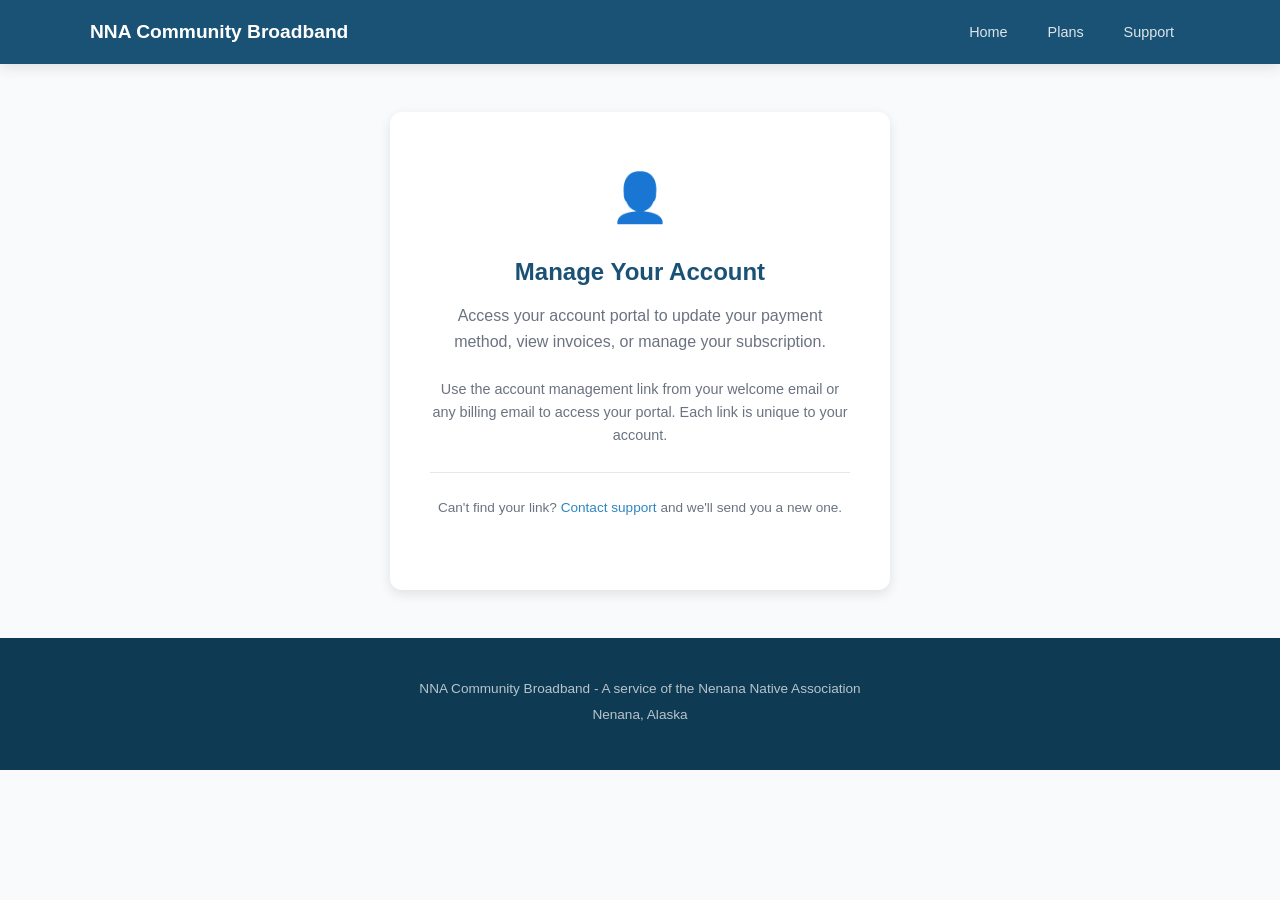
<file: docs/account.html>
<!DOCTYPE html>
<html lang="en">
<head>
  <meta charset="UTF-8">
  <meta name="viewport" content="width=device-width, initial-scale=1.0">
  <title>My Account - NNA Community Broadband</title>
  <link rel="stylesheet" href="css/style.css">
</head>
<body>
  <header class="site-header">
    <nav class="nav-container">
      <a href="index.html" class="nav-brand">NNA Community Broadband</a>
      <ul class="nav-links">
        <li><a href="index.html">Home</a></li>
        <li><a href="index.html#plans">Plans</a></li>
        <li><a href="support.html">Support</a></li>
      </ul>
    </nav>
  </header>

  <div class="page-message">
    <div class="message-card">
      <div class="icon" style="color: #1a5276;">&#128100;</div>
      <h2>Manage Your Account</h2>
      <p>Access your account portal to update your payment method, view invoices, or manage your subscription.</p>
      <p style="font-size: 0.9rem; color: #6b7280;">Use the account management link from your welcome email or any billing email to access your portal. Each link is unique to your account.</p>
      <div style="margin-top: 24px; padding-top: 24px; border-top: 1px solid #e5e7eb;">
        <p style="font-size: 0.85rem; color: #6b7280;">Can't find your link? <a href="support.html">Contact support</a> and we'll send you a new one.</p>
      </div>
    </div>
  </div>

  <footer class="site-footer">
    <div class="footer-content">
      <div class="footer-info">
        <p>NNA Community Broadband - A service of the Nenana Native Association</p>
        <p>Nenana, Alaska</p>
      </div>
    </div>
  </footer>
</body>
</html>
</file>
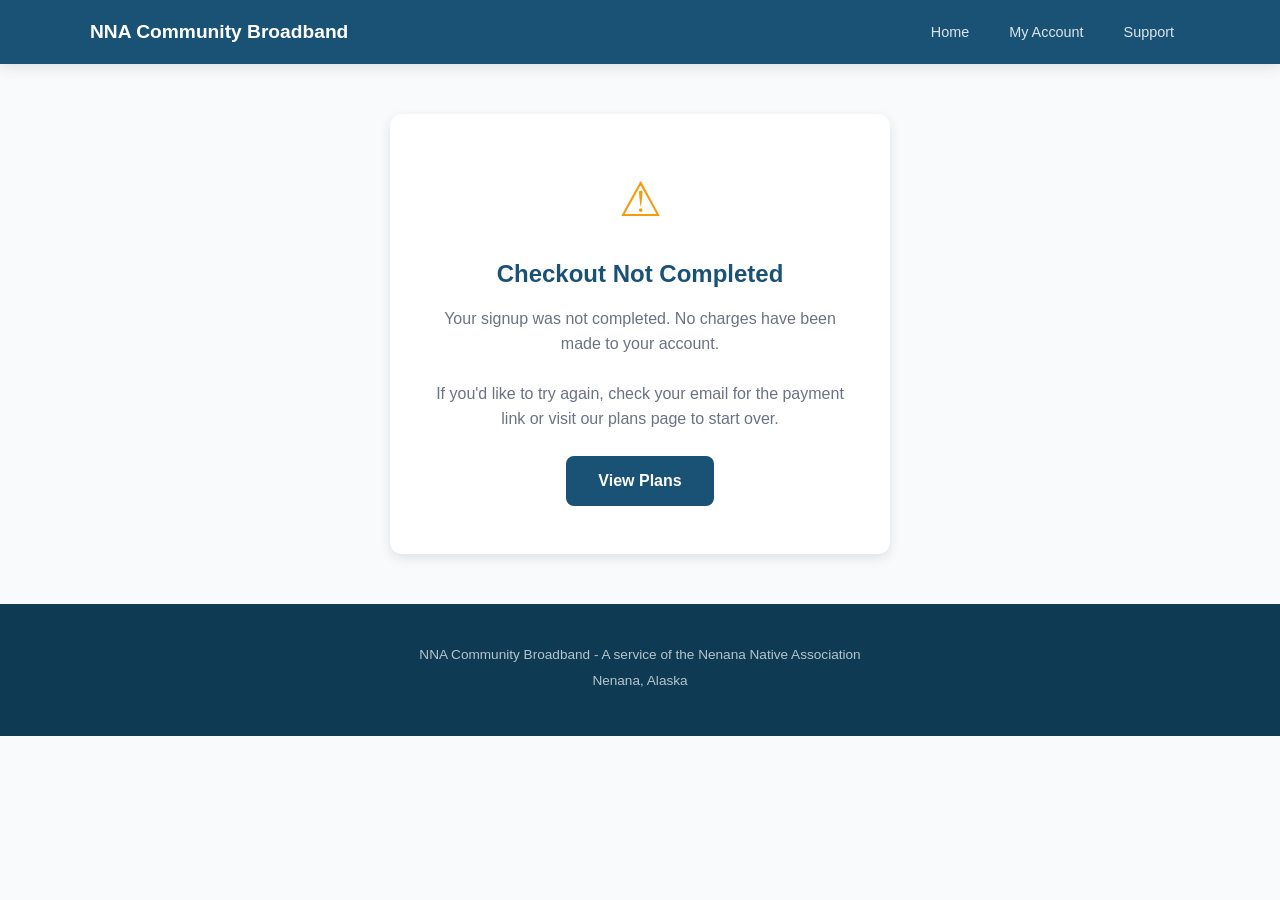
<file: docs/cancel.html>
<!DOCTYPE html>
<html lang="en">
<head>
  <meta charset="UTF-8">
  <meta name="viewport" content="width=device-width, initial-scale=1.0">
  <title>Checkout Cancelled - NNA Community Broadband</title>
  <link rel="stylesheet" href="css/style.css">
</head>
<body>
  <header class="site-header">
    <nav class="nav-container">
      <a href="index.html" class="nav-brand">NNA Community Broadband</a>
      <ul class="nav-links">
        <li><a href="index.html">Home</a></li>
        <li><a href="account.html">My Account</a></li>
        <li><a href="support.html">Support</a></li>
      </ul>
    </nav>
  </header>

  <div class="page-message">
    <div class="message-card">
      <div class="icon" style="color: #f39c12;">&#9888;</div>
      <h2>Checkout Not Completed</h2>
      <p>Your signup was not completed. No charges have been made to your account.</p>
      <p>If you'd like to try again, check your email for the payment link or visit our plans page to start over.</p>
      <a href="index.html#plans" class="btn">View Plans</a>
    </div>
  </div>

  <footer class="site-footer">
    <div class="footer-content">
      <div class="footer-info">
        <p>NNA Community Broadband - A service of the Nenana Native Association</p>
        <p>Nenana, Alaska</p>
      </div>
    </div>
  </footer>
</body>
</html>
</file>
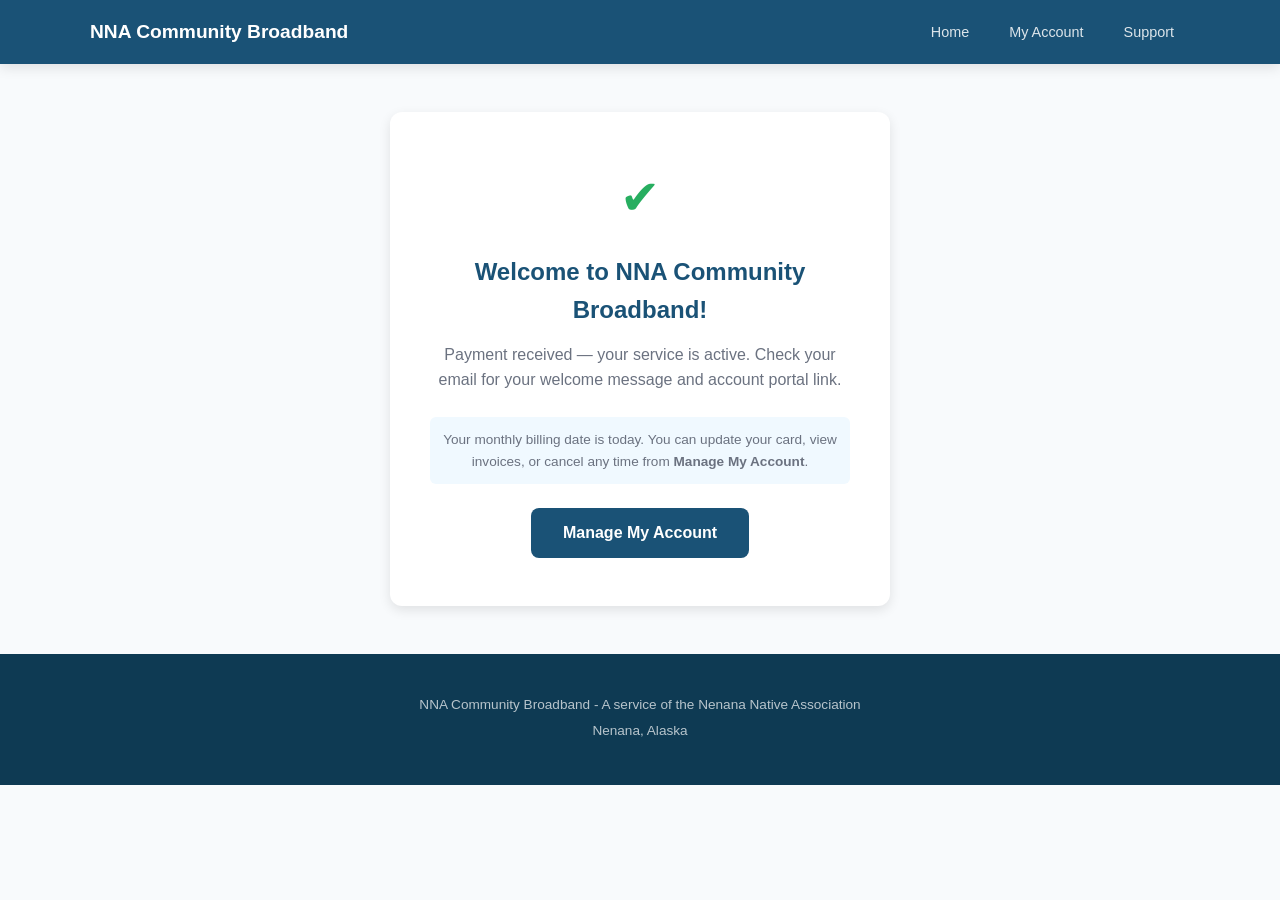
<file: docs/success.html>
<!DOCTYPE html>
<html lang="en">
<head>
  <meta charset="UTF-8">
  <meta name="viewport" content="width=device-width, initial-scale=1.0">
  <title>Signup Complete - NNA Community Broadband</title>
  <link rel="stylesheet" href="css/style.css">
</head>
<body>
  <header class="site-header">
    <nav class="nav-container">
      <a href="index.html" class="nav-brand">NNA Community Broadband</a>
      <ul class="nav-links">
        <li><a href="index.html">Home</a></li>
        <li><a href="account.html">My Account</a></li>
        <li><a href="support.html">Support</a></li>
      </ul>
    </nav>
  </header>

  <div class="page-message">
    <div class="message-card">
      <div class="icon" style="color: #27ae60;">&#10004;</div>
      <h2>Welcome to NNA Community Broadband!</h2>
      <p>Payment received &mdash; your service is active. Check your email for your welcome message and account portal link.</p>
      <p style="font-size: 0.85rem; color: #6b7280; margin-top: 16px; padding: 12px; background: #f0f9ff; border-radius: 6px;">Your monthly billing date is today. You can update your card, view invoices, or cancel any time from <strong>Manage My Account</strong>.</p>
      <a href="account.html" class="btn">Manage My Account</a>
    </div>
  </div>

  <footer class="site-footer">
    <div class="footer-content">
      <div class="footer-info">
        <p>NNA Community Broadband - A service of the Nenana Native Association</p>
        <p>Nenana, Alaska</p>
      </div>
    </div>
  </footer>
</body>
</html>
</file>
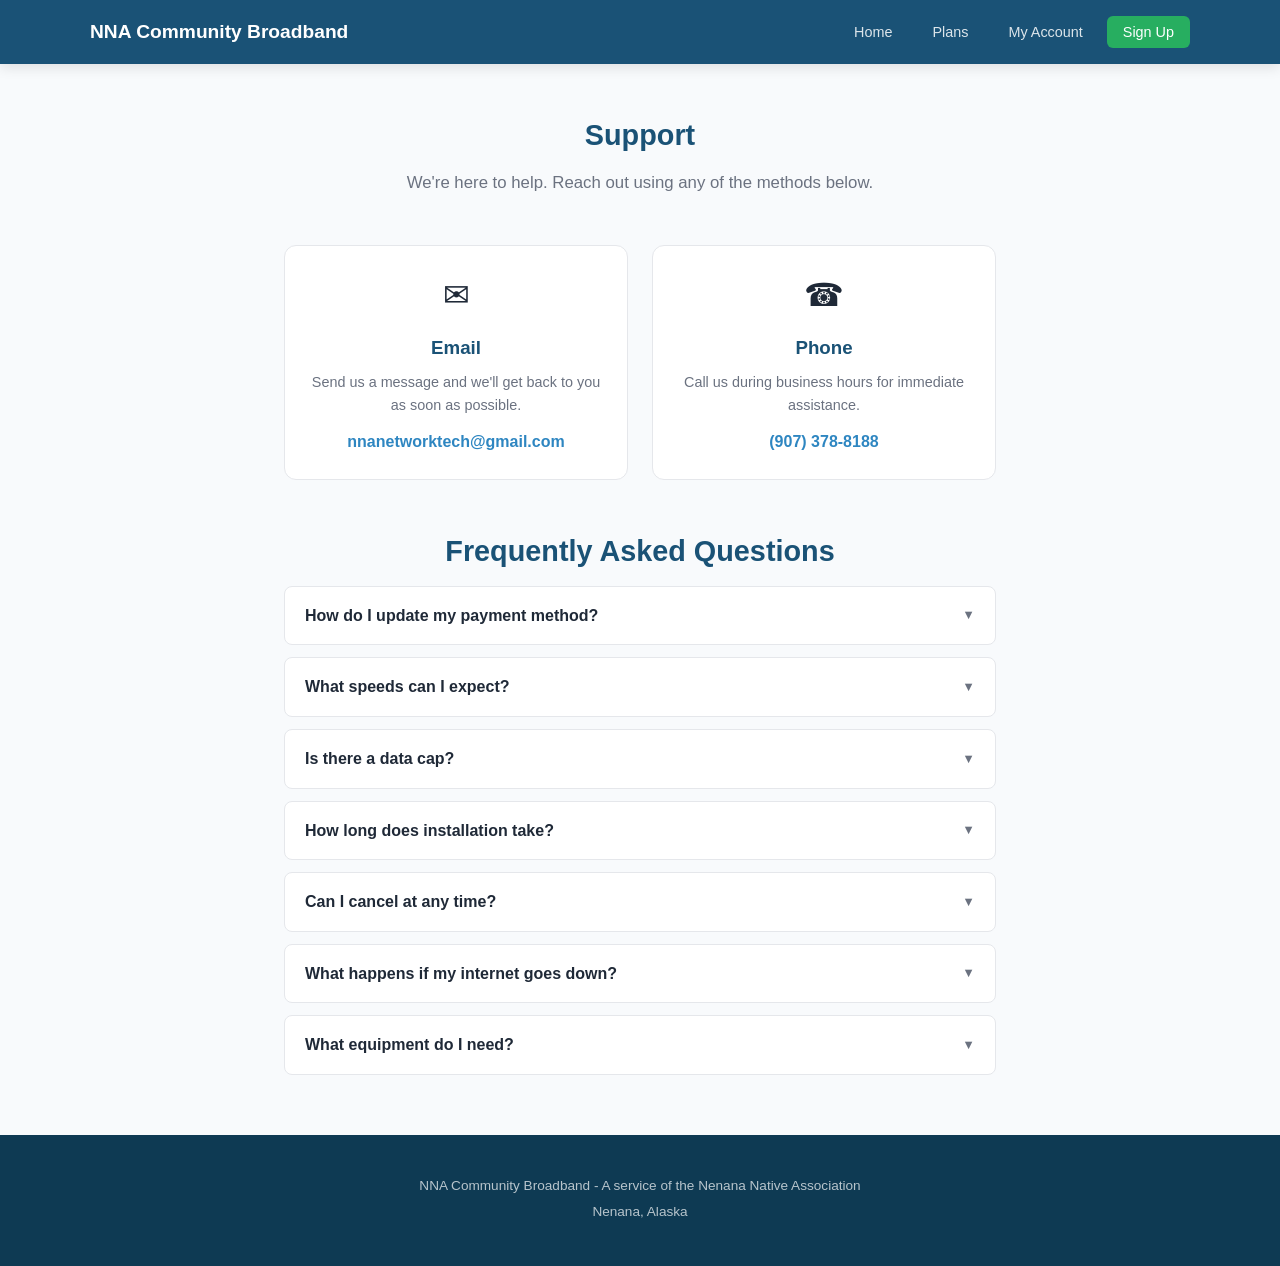
<file: docs/support.html>
<!DOCTYPE html>
<html lang="en">
<head>
  <meta charset="UTF-8">
  <meta name="viewport" content="width=device-width, initial-scale=1.0">
  <title>Support - NNA Community Broadband</title>
  <link rel="stylesheet" href="css/style.css">
  <style>
    .support-content {
      max-width: 760px;
      margin: 0 auto;
      padding: 48px 24px;
    }
    .support-cards {
      display: grid;
      grid-template-columns: 1fr 1fr;
      gap: 24px;
      margin: 32px 0;
    }
    @media (max-width: 600px) {
      .support-cards {
        grid-template-columns: 1fr;
      }
    }
    .support-card {
      background: var(--color-white);
      border: 1px solid var(--color-border);
      border-radius: var(--radius-lg);
      padding: 24px;
      text-align: center;
    }
    .support-card .icon {
      font-size: 2rem;
      margin-bottom: 12px;
    }
    .support-card h3 {
      color: var(--color-primary);
      margin-bottom: 8px;
    }
    .support-card p {
      color: var(--color-text-light);
      font-size: 0.9rem;
      margin-bottom: 12px;
    }
    .support-card a {
      font-weight: 600;
    }
    .faq-section {
      margin-top: 48px;
    }
    .faq-item {
      background: var(--color-white);
      border: 1px solid var(--color-border);
      border-radius: var(--radius);
      margin-bottom: 12px;
      overflow: hidden;
    }
    .faq-question {
      padding: 16px 20px;
      font-weight: 600;
      cursor: pointer;
      display: flex;
      justify-content: space-between;
      align-items: center;
      user-select: none;
    }
    .faq-question:hover {
      background-color: #f8fafc;
    }
    .faq-arrow {
      transition: transform 0.2s;
      font-size: 0.8rem;
      color: var(--color-text-light);
    }
    .faq-item.open .faq-arrow {
      transform: rotate(180deg);
    }
    .faq-answer {
      display: none;
      padding: 0 20px 16px;
      color: var(--color-text-light);
      line-height: 1.6;
    }
    .faq-item.open .faq-answer {
      display: block;
    }
  </style>
</head>
<body>
  <header class="site-header">
    <nav class="nav-container">
      <a href="index.html" class="nav-brand">NNA Community Broadband</a>
      <button class="nav-toggle" aria-label="Toggle navigation" onclick="document.querySelector('.nav-links').classList.toggle('open')">&#9776;</button>
      <ul class="nav-links">
        <li><a href="index.html">Home</a></li>
        <li><a href="index.html#plans">Plans</a></li>
        <li><a href="account.html">My Account</a></li>
        <li><a href="index.html#signup" class="nav-cta">Sign Up</a></li>
      </ul>
    </nav>
  </header>

  <div class="support-content">
    <h1 class="section-title">Support</h1>
    <p class="section-subtitle">We're here to help. Reach out using any of the methods below.</p>

    <div class="support-cards">
      <div class="support-card">
        <div class="icon">&#9993;</div>
        <h3>Email</h3>
        <p>Send us a message and we'll get back to you as soon as possible.</p>
        <a href="mailto:nnanetworktech@gmail.com">nnanetworktech@gmail.com</a>
      </div>
      <div class="support-card">
        <div class="icon">&#9742;</div>
        <h3>Phone</h3>
        <p>Call us during business hours for immediate assistance.</p>
        <a href="tel:+19073788188">(907) 378-8188</a>
      </div>
    </div>

    <div class="faq-section">
      <h2 class="section-title">Frequently Asked Questions</h2>

      <div class="faq-item">
        <div class="faq-question" onclick="this.parentElement.classList.toggle('open')">
          How do I update my payment method?
          <span class="faq-arrow">&#9660;</span>
        </div>
        <div class="faq-answer">
          Use the account management link from any of your billing emails to access your account portal. From there you can update your credit card, view invoices, and manage your subscription. If you can't find the link, contact us and we'll send you a new one.
        </div>
      </div>

      <div class="faq-item">
        <div class="faq-question" onclick="this.parentElement.classList.toggle('open')">
          What speeds can I expect?
          <span class="faq-arrow">&#9660;</span>
        </div>
        <div class="faq-answer">
          Speeds depend on your plan and location. Our residential plans offer up to 50 Mbps or 100 Mbps download, and our business plan offers 100 Mbps symmetric. Actual speeds may vary based on distance from the tower, weather conditions, and network usage.
        </div>
      </div>

      <div class="faq-item">
        <div class="faq-question" onclick="this.parentElement.classList.toggle('open')">
          Is there a data cap?
          <span class="faq-arrow">&#9660;</span>
        </div>
        <div class="faq-answer">
          No. All of our plans include unlimited data with no caps or throttling.
        </div>
      </div>

      <div class="faq-item">
        <div class="faq-question" onclick="this.parentElement.classList.toggle('open')">
          How long does installation take?
          <span class="faq-arrow">&#9660;</span>
        </div>
        <div class="faq-answer">
          A typical installation takes 1-2 hours. This includes mounting the outdoor antenna, running cabling, and setting up your indoor equipment. We'll schedule a time that works for you after you sign up.
        </div>
      </div>

      <div class="faq-item">
        <div class="faq-question" onclick="this.parentElement.classList.toggle('open')">
          Can I cancel at any time?
          <span class="faq-arrow">&#9660;</span>
        </div>
        <div class="faq-answer">
          Yes. There are no contracts or early termination fees. You can cancel through your account portal or by contacting us. Service continues through the end of your current billing period.
        </div>
      </div>

      <div class="faq-item">
        <div class="faq-question" onclick="this.parentElement.classList.toggle('open')">
          What happens if my internet goes down?
          <span class="faq-arrow">&#9660;</span>
        </div>
        <div class="faq-answer">
          First, try restarting your indoor equipment (unplug for 30 seconds, then plug back in). If the issue persists, contact us by phone or email and we'll troubleshoot the problem. If it's a network-wide issue, we're likely already aware and working on it.
        </div>
      </div>

      <div class="faq-item">
        <div class="faq-question" onclick="this.parentElement.classList.toggle('open')">
          What equipment do I need?
          <span class="faq-arrow">&#9660;</span>
        </div>
        <div class="faq-answer">
          We provide all the necessary equipment as part of your service, including the outdoor antenna and indoor router. You don't need to purchase anything. Equipment remains the property of NNA Community Broadband and should be returned if you cancel service.
        </div>
      </div>

    </div>
  </div>

  <footer class="site-footer">
    <div class="footer-content">
      <div class="footer-info">
        <p>NNA Community Broadband - A service of the Nenana Native Association</p>
        <p>Nenana, Alaska</p>
      </div>
    </div>
  </footer>
</body>
</html>
</file>
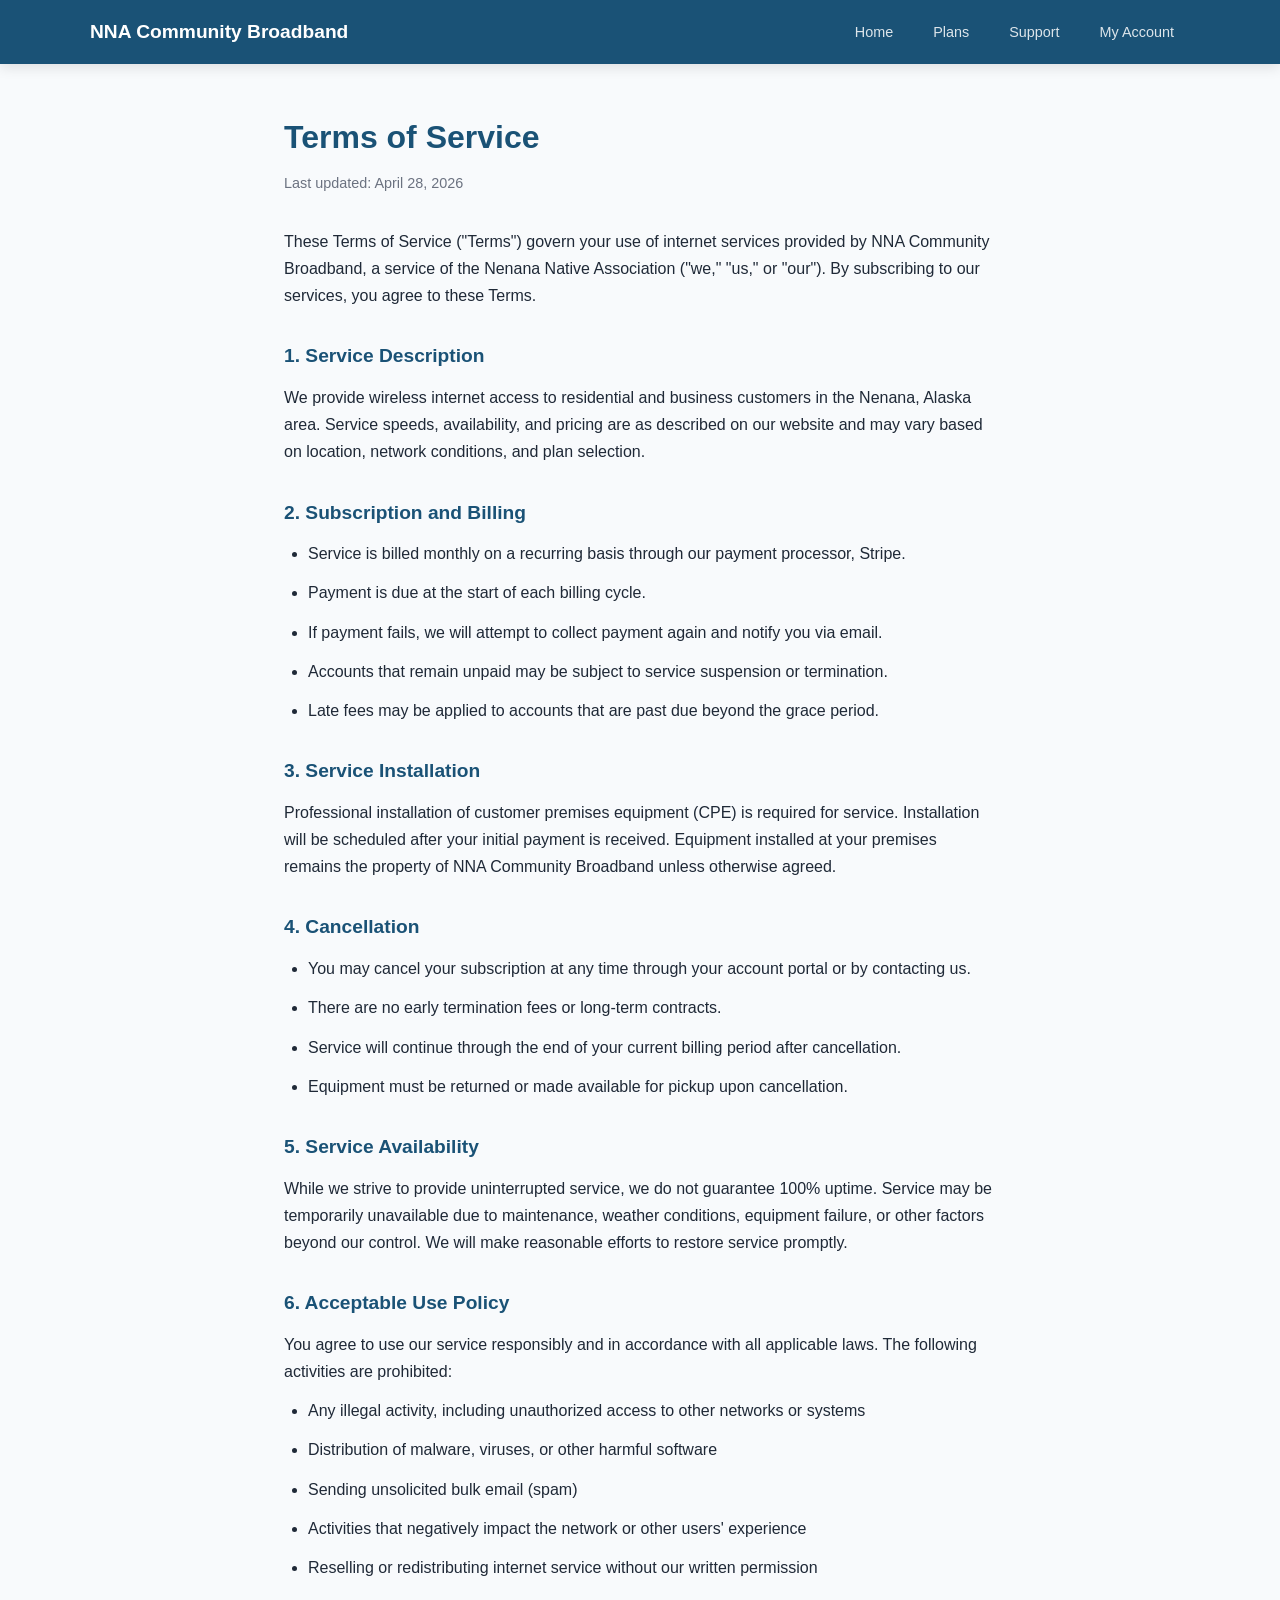
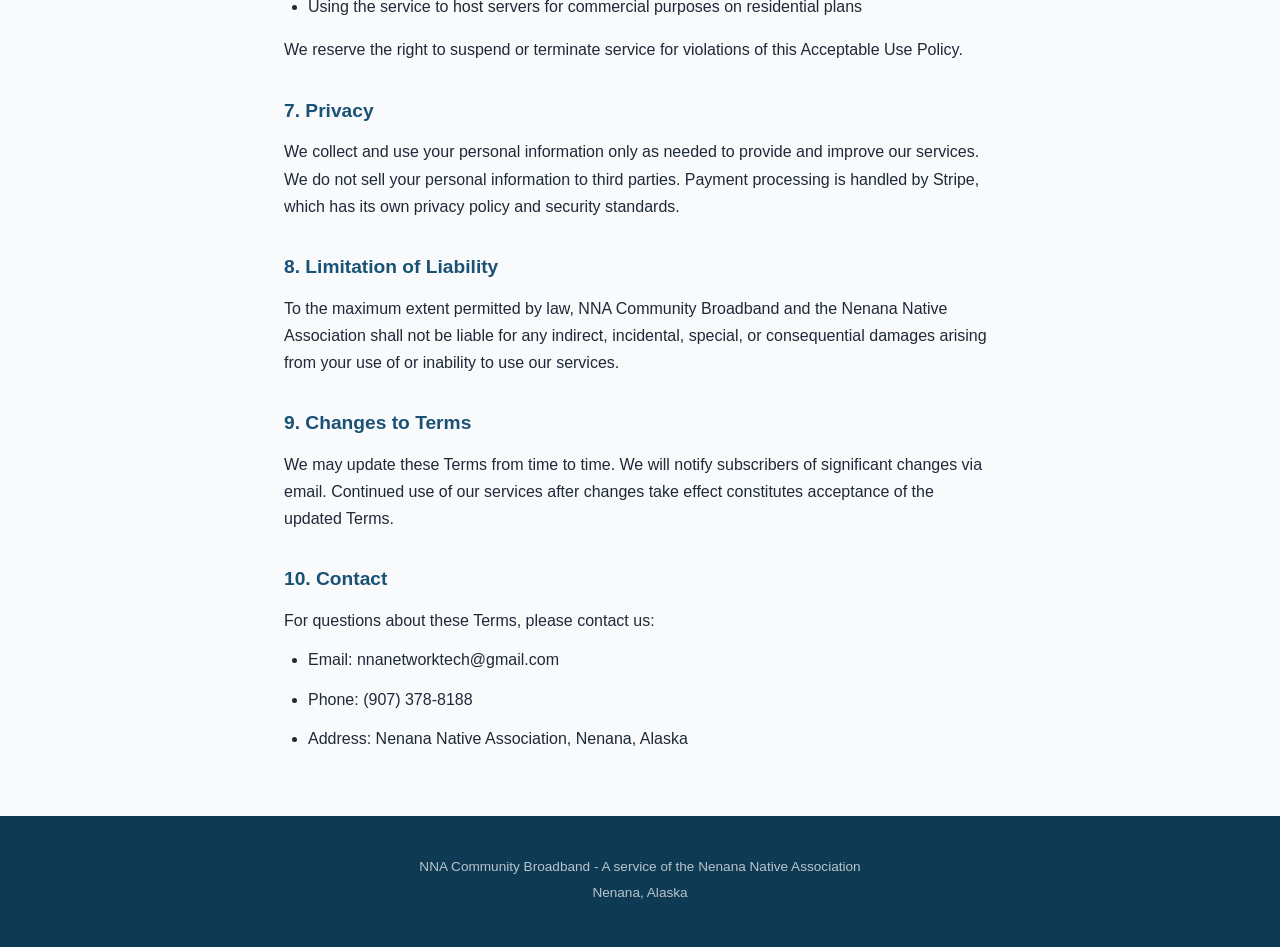
<file: docs/tos.html>
<!DOCTYPE html>
<html lang="en">
<head>
  <meta charset="UTF-8">
  <meta name="viewport" content="width=device-width, initial-scale=1.0">
  <title>Terms of Service - NNA Community Broadband</title>
  <link rel="stylesheet" href="css/style.css">
  <style>
    .tos-content {
      max-width: 760px;
      margin: 0 auto;
      padding: 48px 24px;
    }
    .tos-content h1 {
      color: var(--color-primary);
      margin-bottom: 8px;
    }
    .tos-content .last-updated {
      color: var(--color-text-light);
      font-size: 0.9rem;
      margin-bottom: 32px;
    }
    .tos-content h2 {
      color: var(--color-primary);
      font-size: 1.2rem;
      margin-top: 32px;
      margin-bottom: 12px;
    }
    .tos-content p, .tos-content li {
      color: var(--color-text);
      line-height: 1.7;
      margin-bottom: 12px;
    }
    .tos-content ul, .tos-content ol {
      padding-left: 24px;
      margin-bottom: 16px;
    }
  </style>
</head>
<body>
  <header class="site-header">
    <nav class="nav-container">
      <a href="index.html" class="nav-brand">NNA Community Broadband</a>
      <ul class="nav-links">
        <li><a href="index.html">Home</a></li>
        <li><a href="index.html#plans">Plans</a></li>
        <li><a href="support.html">Support</a></li>
        <li><a href="account.html">My Account</a></li>
      </ul>
    </nav>
  </header>

  <div class="tos-content">
    <h1>Terms of Service</h1>
    <p class="last-updated">Last updated: April 28, 2026</p>

    <p>These Terms of Service ("Terms") govern your use of internet services provided by NNA Community Broadband, a service of the Nenana Native Association ("we," "us," or "our"). By subscribing to our services, you agree to these Terms.</p>

    <h2>1. Service Description</h2>
    <p>We provide wireless internet access to residential and business customers in the Nenana, Alaska area. Service speeds, availability, and pricing are as described on our website and may vary based on location, network conditions, and plan selection.</p>

    <h2>2. Subscription and Billing</h2>
    <ul>
      <li>Service is billed monthly on a recurring basis through our payment processor, Stripe.</li>
      <li>Payment is due at the start of each billing cycle.</li>
      <li>If payment fails, we will attempt to collect payment again and notify you via email.</li>
      <li>Accounts that remain unpaid may be subject to service suspension or termination.</li>
      <li>Late fees may be applied to accounts that are past due beyond the grace period.</li>
    </ul>

    <h2>3. Service Installation</h2>
    <p>Professional installation of customer premises equipment (CPE) is required for service. Installation will be scheduled after your initial payment is received. Equipment installed at your premises remains the property of NNA Community Broadband unless otherwise agreed.</p>

    <h2>4. Cancellation</h2>
    <ul>
      <li>You may cancel your subscription at any time through your account portal or by contacting us.</li>
      <li>There are no early termination fees or long-term contracts.</li>
      <li>Service will continue through the end of your current billing period after cancellation.</li>
      <li>Equipment must be returned or made available for pickup upon cancellation.</li>
    </ul>

    <h2>5. Service Availability</h2>
    <p>While we strive to provide uninterrupted service, we do not guarantee 100% uptime. Service may be temporarily unavailable due to maintenance, weather conditions, equipment failure, or other factors beyond our control. We will make reasonable efforts to restore service promptly.</p>

    <h2 id="aup">6. Acceptable Use Policy</h2>
    <p>You agree to use our service responsibly and in accordance with all applicable laws. The following activities are prohibited:</p>
    <ul>
      <li>Any illegal activity, including unauthorized access to other networks or systems</li>
      <li>Distribution of malware, viruses, or other harmful software</li>
      <li>Sending unsolicited bulk email (spam)</li>
      <li>Activities that negatively impact the network or other users' experience</li>
      <li>Reselling or redistributing internet service without our written permission</li>
      <li>Using the service to host servers for commercial purposes on residential plans</li>
    </ul>
    <p>We reserve the right to suspend or terminate service for violations of this Acceptable Use Policy.</p>

    <h2>7. Privacy</h2>
    <p>We collect and use your personal information only as needed to provide and improve our services. We do not sell your personal information to third parties. Payment processing is handled by Stripe, which has its own privacy policy and security standards.</p>

    <h2>8. Limitation of Liability</h2>
    <p>To the maximum extent permitted by law, NNA Community Broadband and the Nenana Native Association shall not be liable for any indirect, incidental, special, or consequential damages arising from your use of or inability to use our services.</p>

    <h2>9. Changes to Terms</h2>
    <p>We may update these Terms from time to time. We will notify subscribers of significant changes via email. Continued use of our services after changes take effect constitutes acceptance of the updated Terms.</p>

    <h2>10. Contact</h2>
    <p>For questions about these Terms, please contact us:</p>
    <ul>
      <li>Email: nnanetworktech@gmail.com</li>
      <li>Phone: (907) 378-8188</li>
      <li>Address: Nenana Native Association, Nenana, Alaska</li>
    </ul>
  </div>

  <footer class="site-footer">
    <div class="footer-content">
      <div class="footer-info">
        <p>NNA Community Broadband - A service of the Nenana Native Association</p>
        <p>Nenana, Alaska</p>
      </div>
    </div>
  </footer>
</body>
</html>
</file>
<file: docs/css/style.css>
/* ── NenanaWISP -- Public Site Styles ─────────────────── */

:root {
  --color-primary: #1a5276;
  --color-primary-light: #2e86c1;
  --color-primary-dark: #0e3a53;
  --color-accent: #27ae60;
  --color-accent-hover: #219a52;
  --color-danger: #c0392b;
  --color-warning: #f39c12;
  --color-text: #1f2937;
  --color-text-light: #6b7280;
  --color-bg: #f8fafc;
  --color-white: #ffffff;
  --color-border: #e5e7eb;
  --color-card-bg: #ffffff;
  --shadow-sm: 0 1px 3px rgba(0,0,0,0.08);
  --shadow-md: 0 4px 12px rgba(0,0,0,0.1);
  --shadow-lg: 0 8px 24px rgba(0,0,0,0.12);
  --radius: 8px;
  --radius-lg: 12px;
  --max-width: 1100px;
  --font-body: -apple-system, BlinkMacSystemFont, 'Segoe UI', Roboto, Oxygen, Ubuntu, sans-serif;
}

*, *::before, *::after {
  box-sizing: border-box;
  margin: 0;
  padding: 0;
}

html {
  scroll-behavior: smooth;
}

body {
  font-family: var(--font-body);
  color: var(--color-text);
  background-color: var(--color-bg);
  line-height: 1.6;
  -webkit-font-smoothing: antialiased;
}

a {
  color: var(--color-primary-light);
  text-decoration: none;
}

a:hover {
  text-decoration: underline;
}

/* ── Header / Nav ──────────────────────────────────────── */

.site-header {
  background-color: var(--color-primary);
  color: var(--color-white);
  padding: 0 24px;
  position: sticky;
  top: 0;
  z-index: 100;
  box-shadow: var(--shadow-md);
}

.nav-container {
  max-width: var(--max-width);
  margin: 0 auto;
  display: flex;
  align-items: center;
  justify-content: space-between;
  height: 64px;
}

.nav-brand {
  display: flex;
  align-items: center;
  gap: 12px;
  color: var(--color-white);
  font-weight: 700;
  font-size: 1.2rem;
  text-decoration: none;
}

.nav-brand:hover {
  text-decoration: none;
}

.nav-brand img {
  height: 36px;
  width: auto;
}

.nav-links {
  display: flex;
  align-items: center;
  gap: 8px;
  list-style: none;
}

.nav-links a {
  color: rgba(255,255,255,0.85);
  padding: 8px 16px;
  border-radius: 6px;
  font-size: 0.9rem;
  font-weight: 500;
  transition: background-color 0.2s, color 0.2s;
}

.nav-links a:hover {
  background-color: rgba(255,255,255,0.15);
  color: var(--color-white);
  text-decoration: none;
}

.nav-links a.nav-cta {
  background-color: var(--color-accent);
  color: var(--color-white);
}

.nav-links a.nav-cta:hover {
  background-color: var(--color-accent-hover);
}

/* Mobile nav toggle */
.nav-toggle {
  display: none;
  background: none;
  border: none;
  color: var(--color-white);
  font-size: 1.5rem;
  cursor: pointer;
  padding: 8px;
}

@media (max-width: 768px) {
  .nav-toggle {
    display: block;
  }

  .nav-links {
    display: none;
    flex-direction: column;
    position: absolute;
    top: 64px;
    left: 0;
    right: 0;
    background-color: var(--color-primary);
    padding: 16px 24px;
    box-shadow: var(--shadow-lg);
  }

  .nav-links.open {
    display: flex;
  }

  .nav-links a {
    padding: 12px 16px;
    width: 100%;
  }
}

/* ── Hero Section ──────────────────────────────────────── */

.hero {
  background: linear-gradient(135deg, var(--color-primary-dark) 0%, var(--color-primary) 50%, var(--color-primary-light) 100%);
  color: var(--color-white);
  padding: 80px 24px;
  text-align: center;
}

.hero h1 {
  font-size: 2.5rem;
  font-weight: 800;
  margin-bottom: 16px;
  line-height: 1.2;
}

.hero p {
  font-size: 1.15rem;
  color: rgba(255,255,255,0.85);
  max-width: 600px;
  margin: 0 auto 32px;
}

.hero-cta {
  display: inline-block;
  background-color: var(--color-accent);
  color: var(--color-white);
  padding: 14px 36px;
  border-radius: var(--radius);
  font-size: 1.05rem;
  font-weight: 600;
  transition: background-color 0.2s, transform 0.2s;
}

.hero-cta:hover {
  background-color: var(--color-accent-hover);
  text-decoration: none;
  transform: translateY(-1px);
}

@media (max-width: 768px) {
  .hero {
    padding: 48px 24px;
  }
  .hero h1 {
    font-size: 1.8rem;
  }
}

/* ── Section Layout ────────────────────────────────────── */

.section {
  padding: 64px 24px;
  max-width: var(--max-width);
  margin: 0 auto;
}

.section-alt {
  background-color: var(--color-white);
}

.section-title {
  font-size: 1.8rem;
  font-weight: 700;
  text-align: center;
  margin-bottom: 12px;
  color: var(--color-primary);
}

.section-subtitle {
  text-align: center;
  color: var(--color-text-light);
  margin-bottom: 48px;
  font-size: 1.05rem;
}

/* ── Plan Cards ────────────────────────────────────────── */

.plans-grid {
  display: grid;
  grid-template-columns: repeat(3, 1fr);
  gap: 24px;
}

@media (max-width: 900px) {
  .plans-grid {
    grid-template-columns: 1fr;
    max-width: 420px;
    margin: 0 auto;
  }
}

.plan-card {
  background: var(--color-card-bg);
  border: 2px solid var(--color-border);
  border-radius: var(--radius-lg);
  padding: 32px 24px;
  text-align: center;
  transition: transform 0.2s, box-shadow 0.2s;
  position: relative;
}

.plan-card:hover {
  transform: translateY(-4px);
  box-shadow: var(--shadow-lg);
}

.plan-card.featured {
  border-color: var(--color-primary-light);
  box-shadow: var(--shadow-md);
}

.plan-badge {
  position: absolute;
  top: -12px;
  left: 50%;
  transform: translateX(-50%);
  background-color: var(--color-primary-light);
  color: var(--color-white);
  padding: 4px 16px;
  border-radius: 20px;
  font-size: 0.75rem;
  font-weight: 600;
  text-transform: uppercase;
  letter-spacing: 0.05em;
}

.plan-name {
  font-size: 1.3rem;
  font-weight: 700;
  margin-bottom: 4px;
  color: var(--color-primary);
}

.plan-speed {
  color: var(--color-text-light);
  font-size: 0.95rem;
  margin-bottom: 16px;
}

.plan-price {
  font-size: 2.2rem;
  font-weight: 800;
  color: var(--color-text);
  margin-bottom: 4px;
}

.plan-price span {
  font-size: 0.9rem;
  font-weight: 400;
  color: var(--color-text-light);
}

.plan-features {
  list-style: none;
  margin: 24px 0;
  text-align: left;
}

.plan-features li {
  padding: 6px 0;
  color: var(--color-text);
  font-size: 0.9rem;
  display: flex;
  align-items: center;
  gap: 8px;
}

.plan-features li::before {
  content: "\2713";
  color: var(--color-accent);
  font-weight: 700;
  flex-shrink: 0;
}

.plan-btn {
  display: block;
  width: 100%;
  padding: 12px;
  background-color: var(--color-primary);
  color: var(--color-white);
  border: none;
  border-radius: var(--radius);
  font-size: 1rem;
  font-weight: 600;
  cursor: pointer;
  transition: background-color 0.2s;
}

.plan-btn:hover {
  background-color: var(--color-primary-light);
  text-decoration: none;
}

.plan-card.featured .plan-btn {
  background-color: var(--color-accent);
}

.plan-card.featured .plan-btn:hover {
  background-color: var(--color-accent-hover);
}

/* ── Signup Form ───────────────────────────────────────── */

.signup-section {
  background-color: var(--color-white);
  padding: 64px 24px;
}

.signup-container {
  max-width: 640px;
  margin: 0 auto;
}

.form-grid {
  display: grid;
  grid-template-columns: 1fr 1fr;
  gap: 16px;
}

@media (max-width: 600px) {
  .form-grid {
    grid-template-columns: 1fr;
  }
}

.form-group {
  display: flex;
  flex-direction: column;
  gap: 4px;
}

.form-group.full-width {
  grid-column: 1 / -1;
}

.form-group label {
  font-size: 0.85rem;
  font-weight: 600;
  color: var(--color-text);
}

.form-group label .required {
  color: var(--color-danger);
}

.form-group input,
.form-group select,
.form-group textarea {
  padding: 10px 12px;
  border: 1px solid var(--color-border);
  border-radius: 6px;
  font-size: 0.95rem;
  font-family: var(--font-body);
  color: var(--color-text);
  background-color: var(--color-white);
  transition: border-color 0.2s, box-shadow 0.2s;
}

.form-group input:focus,
.form-group select:focus,
.form-group textarea:focus {
  outline: none;
  border-color: var(--color-primary-light);
  box-shadow: 0 0 0 3px rgba(46,134,193,0.15);
}

.form-group input.error,
.form-group select.error {
  border-color: var(--color-danger);
}

.form-error {
  font-size: 0.8rem;
  color: var(--color-danger);
  display: none;
}

.form-group textarea {
  resize: vertical;
  min-height: 80px;
}

.tos-check {
  display: flex;
  align-items: flex-start;
  gap: 8px;
  margin-top: 8px;
}

.tos-check input[type="checkbox"] {
  margin-top: 4px;
  width: 18px;
  height: 18px;
  flex-shrink: 0;
}

.tos-check label {
  font-size: 0.85rem;
  font-weight: 400;
}

.submit-btn {
  display: block;
  width: 100%;
  padding: 14px;
  background-color: var(--color-accent);
  color: var(--color-white);
  border: none;
  border-radius: var(--radius);
  font-size: 1.05rem;
  font-weight: 600;
  cursor: pointer;
  margin-top: 24px;
  transition: background-color 0.2s;
}

.submit-btn:hover {
  background-color: var(--color-accent-hover);
}

.submit-btn:disabled {
  background-color: var(--color-text-light);
  cursor: not-allowed;
}

.form-message {
  text-align: center;
  padding: 16px;
  border-radius: var(--radius);
  margin-top: 16px;
  display: none;
}

.form-message.success {
  background-color: #f0fdf4;
  color: #166534;
  border: 1px solid #bbf7d0;
  display: block;
}

.form-message.error {
  background-color: #fef2f2;
  color: #991b1b;
  border: 1px solid #fecaca;
  display: block;
}

/* ── Multi-step signup ─────────────────────────────────── */

.signup-steps {
  display: flex;
  gap: 8px;
  list-style: none;
  padding: 0;
  margin: 16px 0 28px;
  flex-wrap: wrap;
}
.step-item {
  display: flex;
  align-items: center;
  gap: 8px;
  padding: 8px 14px;
  background: #f1f5f9;
  color: #64748b;
  border-radius: 999px;
  font-size: 0.85rem;
  font-weight: 500;
}
.step-item .step-num {
  width: 22px;
  height: 22px;
  border-radius: 50%;
  background: #cbd5e1;
  color: #fff;
  display: inline-flex;
  align-items: center;
  justify-content: center;
  font-weight: 700;
  font-size: 0.78rem;
}
.step-item.active {
  background: #1a5276;
  color: #fff;
}
.step-item.active .step-num { background: #fff; color: #1a5276; }
.step-item.done {
  background: #d1fae5;
  color: #065f46;
}
.step-item.done .step-num { background: #059669; color: #fff; }

.step-actions {
  display: flex;
  gap: 12px;
  margin-top: 20px;
  align-items: center;
}
.step-actions .submit-btn { flex: 1; }

.btn-secondary {
  padding: 12px 24px;
  background-color: #f1f5f9;
  color: #334155;
  border: 1px solid #cbd5e1;
  border-radius: 6px;
  font-size: 0.95rem;
  font-weight: 600;
  cursor: pointer;
  transition: background-color 0.15s ease;
}
.btn-secondary:hover { background-color: #e2e8f0; }

/* ── Coverage result ───────────────────────────────────── */

.signup-map-instructions {
  background: #eff6ff;
  border-left: 4px solid #2e86c1;
  padding: 12px 14px;
  border-radius: 4px;
  margin-bottom: 12px;
  font-size: 0.9rem;
  color: #1e3a5f;
  line-height: 1.5;
}
#signup-map {
  height: 380px;
  border-radius: 8px;
  border: 1px solid #cbd5e1;
  margin-bottom: 14px;
  background: #e2e8f0;
}
@media (max-width: 600px) {
  #signup-map { height: 320px; }
}

.coverage-result {
  padding: 20px;
  border-radius: 8px;
  background: #f8fafc;
  border: 1px solid #e2e8f0;
  margin-bottom: 14px;
}
.coverage-result.loading { color: #64748b; font-style: italic; }
.coverage-result.good     { background: #f0fdf4; border-color: #86efac; }
.coverage-result.marginal { background: #fefce8; border-color: #fde047; }
.coverage-result.bad      { background: #fef2f2; border-color: #fca5a5; }
.coverage-result.unknown  { background: #f1f5f9; border-color: #cbd5e1; }

.cov-badge {
  display: inline-block;
  padding: 6px 14px;
  border-radius: 999px;
  font-weight: 700;
  font-size: 0.82rem;
  color: #fff;
  margin-bottom: 10px;
}
.cov-good     { background: #16a34a; }
.cov-marginal { background: #ca8a04; }
.cov-bad      { background: #dc2626; }
.cov-unknown  { background: #64748b; }

.cov-rssi {
  margin-top: 8px;
  font-size: 0.85rem;
  color: #475569;
  font-variant-numeric: tabular-nums;
}

.coverage-disclaimer {
  font-size: 0.85rem;
  color: #475569;
  background: #fff;
  border-left: 3px solid #94a3b8;
  padding: 12px 14px;
  border-radius: 4px;
  margin: 0;
  line-height: 1.55;
}

/* ── Install date picker ───────────────────────────────── */

.date-picker > p {
  font-weight: 600;
  color: #1f2937;
  margin-bottom: 14px;
}
.date-options {
  display: flex;
  flex-direction: column;
  gap: 10px;
  margin-bottom: 16px;
}
.date-radio {
  display: flex;
  align-items: center;
  gap: 10px;
  padding: 12px 14px;
  border: 1px solid #e2e8f0;
  border-radius: 8px;
  cursor: pointer;
  transition: background 0.15s ease, border-color 0.15s ease;
}
.date-radio:hover { background: #f8fafc; }
.date-radio input[type="radio"] { accent-color: #1a5276; }
.date-input-row {
  padding: 14px;
  background: #f8fafc;
  border-radius: 6px;
  display: flex;
  flex-direction: column;
  gap: 8px;
}
.date-input-row input[type="date"] {
  padding: 10px;
  border: 1px solid #cbd5e1;
  border-radius: 6px;
  font-size: 0.95rem;
  width: 100%;
  max-width: 260px;
}
.date-input-row .form-error { display: none; }

.success-screen {
  text-align: center;
  padding: 24px 8px;
}

/* ── About Section ─────────────────────────────────────── */

.about-content {
  display: grid;
  grid-template-columns: 1fr 1fr;
  gap: 48px;
  align-items: center;
}

@media (max-width: 768px) {
  .about-content {
    grid-template-columns: 1fr;
    gap: 24px;
  }
}

.about-text h3 {
  font-size: 1.3rem;
  margin-bottom: 12px;
  color: var(--color-primary);
}

.about-text p {
  color: var(--color-text-light);
  line-height: 1.7;
  margin-bottom: 16px;
}

.about-features {
  list-style: none;
}

.about-features li {
  padding: 8px 0;
  display: flex;
  align-items: center;
  gap: 10px;
  font-size: 0.95rem;
}

.about-features li::before {
  content: "\2713";
  color: var(--color-accent);
  font-weight: 700;
  font-size: 1.1rem;
}

/* ── Footer ────────────────────────────────────────────── */

.site-footer {
  background-color: var(--color-primary-dark);
  color: rgba(255,255,255,0.7);
  padding: 40px 24px;
  text-align: center;
}

.footer-content {
  max-width: var(--max-width);
  margin: 0 auto;
}

.footer-links {
  display: flex;
  justify-content: center;
  gap: 24px;
  margin-bottom: 16px;
  flex-wrap: wrap;
}

.footer-links a {
  color: rgba(255,255,255,0.7);
  font-size: 0.9rem;
}

.footer-links a:hover {
  color: var(--color-white);
}

.footer-info p {
  font-size: 0.85rem;
  margin-bottom: 4px;
}

/* ── Utility Pages (success, cancel, etc.) ─────────────── */

.page-message {
  min-height: 60vh;
  display: flex;
  align-items: center;
  justify-content: center;
  padding: 48px 24px;
}

.message-card {
  background: var(--color-white);
  border-radius: var(--radius-lg);
  padding: 48px 40px;
  text-align: center;
  max-width: 500px;
  box-shadow: var(--shadow-md);
}

.message-card .icon {
  font-size: 3rem;
  margin-bottom: 16px;
}

.message-card h2 {
  margin-bottom: 12px;
  color: var(--color-primary);
}

.message-card p {
  color: var(--color-text-light);
  margin-bottom: 24px;
  line-height: 1.6;
}

.message-card .btn {
  display: inline-block;
  padding: 12px 32px;
  background-color: var(--color-primary);
  color: var(--color-white);
  border-radius: var(--radius);
  font-weight: 600;
  transition: background-color 0.2s;
}

.message-card .btn:hover {
  background-color: var(--color-primary-light);
  text-decoration: none;
}

/* ── Loading Spinner ───────────────────────────────────── */

.spinner {
  display: inline-block;
  width: 20px;
  height: 20px;
  border: 3px solid rgba(255,255,255,0.3);
  border-top-color: var(--color-white);
  border-radius: 50%;
  animation: spin 0.8s linear infinite;
  vertical-align: middle;
  margin-right: 8px;
}

@keyframes spin {
  to { transform: rotate(360deg); }
}
</file>
